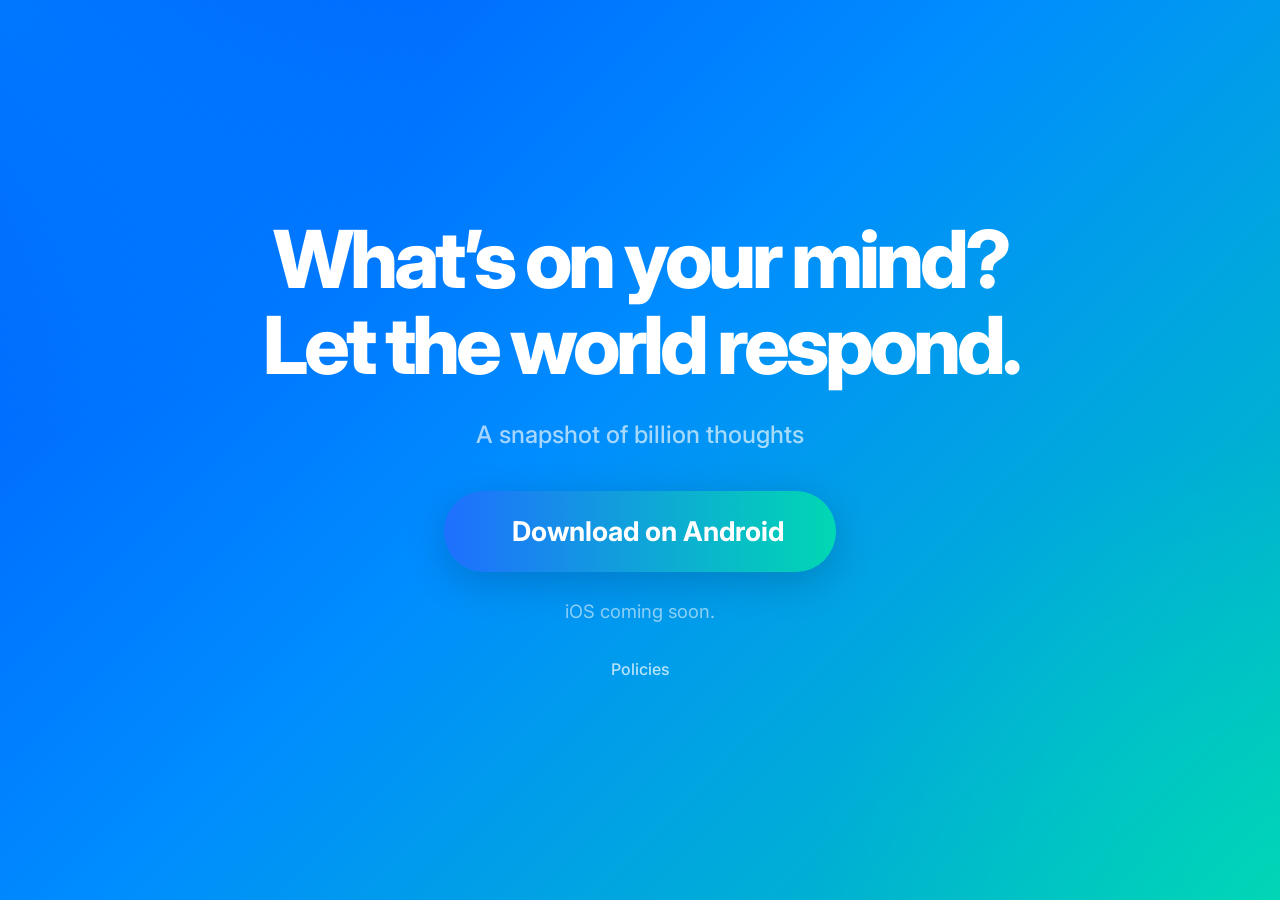
<file: index.html>
<!DOCTYPE html>
<html lang="en">
<head>
  <meta charset="UTF-8" />
  <meta name="viewport" content="width=device-width, initial-scale=1.0" />
  <title>Thoughts</title>

  <link rel="preconnect" href="https://fonts.googleapis.com">
  <link href="https://fonts.googleapis.com/css2?family=Inter:wght@400;500;600;700;800&display=swap" rel="stylesheet">

  <style>
 *{

    margin:0;

    padding:0;

    box-sizing:border-box;

  }
    *{
      margin:0;
      padding:0;
      box-sizing:border-box;
    }

    body{
      font-family:'Inter',sans-serif;
      min-height:100vh;
      display:flex;
      justify-content:center;
      align-items:center;
      overflow:hidden;

      background:
      radial-gradient(circle at top left,
      rgba(0,180,255,0.35),
      transparent 28%),

      radial-gradient(circle at bottom right,
      rgba(0,255,180,0.28),
      transparent 30%),

      linear-gradient(135deg,
      #0057ff 0%,
      #008cff 45%,
      #00c7b7 100%);
    }
body{

    font-family:'Inter',sans-serif;

  }

  /* your existing CSS */

  .footer-links{

    margin-top:37px;

  }

  .footer-links a{

    color:rgba(255,255,255,0.72);

    text-decoration:none;

    font-size:1rem;

    font-weight:500;

    transition:0.2s ease;

  }

  .footer-links a:hover{

    color:white;

    text-decoration:underline;

  }
    .hero{
      width:100%;
      max-width:1200px;
      padding:40px 24px;
      text-align:center;
    }

    h1{
      color:white;
      font-size:clamp(2.8rem,7vw,5rem);
      line-height:0.95;
      font-weight:800;
      letter-spacing:-4px;
    }

    h1 span{
      display:block;
      margin-top:10px;
    }

    p{
      margin-top:34px;
      color:rgba(255,255,255,0.65);
      font-size:1.5rem;
      line-height:1.5;
      font-weight:500;
    }

    .btn{
      margin-top:38px;
      display:inline-flex;
      align-items:center;
      justify-content:center;
      gap:16px;

      padding:24px 52px;

      border-radius:999px;

      text-decoration:none;
      color:white;

      font-size:1.7rem;
      font-weight:700;

      background:
      linear-gradient(90deg,
      #1f6fff,
      #00d8b3);

      box-shadow:
      0 10px 40px rgba(0,0,0,0.18);

      transition:0.25s ease;
    }

    .btn:hover{
      transform:translateY(-3px) scale(1.02);
    }

    .android{
      font-size:2rem;
    }

    .ios{
      margin-top:28px;
      font-size:1.15rem;
      color:rgba(255,255,255,0.55);
    }

    @media(max-width:768px){

      body{
        padding:20px;
      }

      h1{
        font-size:3rem;
        letter-spacing:-2px;
      }

      p{
        font-size:1.1rem;
        margin-top:24px;
      }

      .btn{
        margin-top:34px;
        width:100%;
        padding:22px 20px;
        font-size:1.3rem;
      }

    }

  </style>
</head>

<body>

  
  <section class="hero">

    <h1>
      What’s on your mind?
      <span>Let the world respond.</span>
    </h1>

    <p>
      A snapshot of billion thoughts
    </p>

    <a class="btn" href="https://github.com/KarthikSideProjects/thoughts/releases/download/V1.0/app-release.apk">

      <span class="android"></span>

      Download on Android

    </a>

    <div class="ios">
      iOS coming soon.
    </div>
    <div class="footer-links">
  <a href="policies.html">Policies</a>
</div>

  </section>

</body>
</html>
</file>
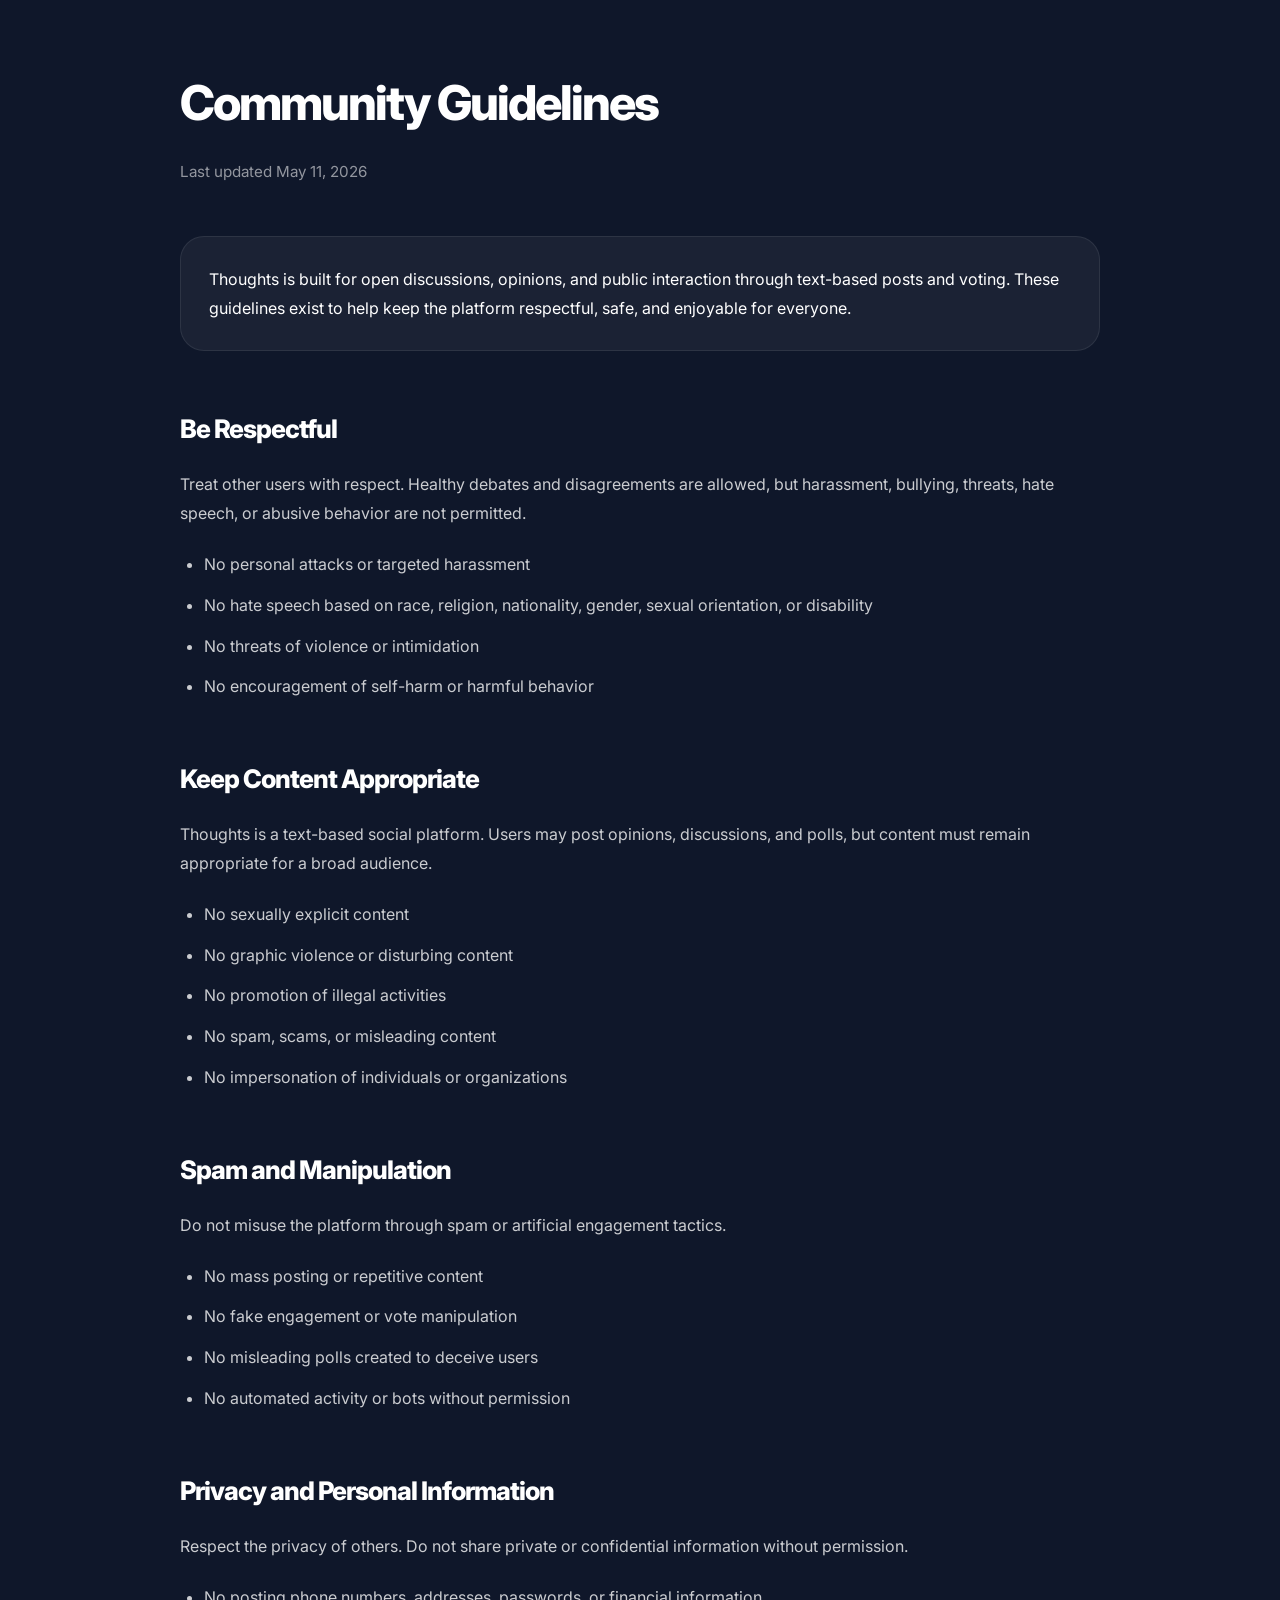
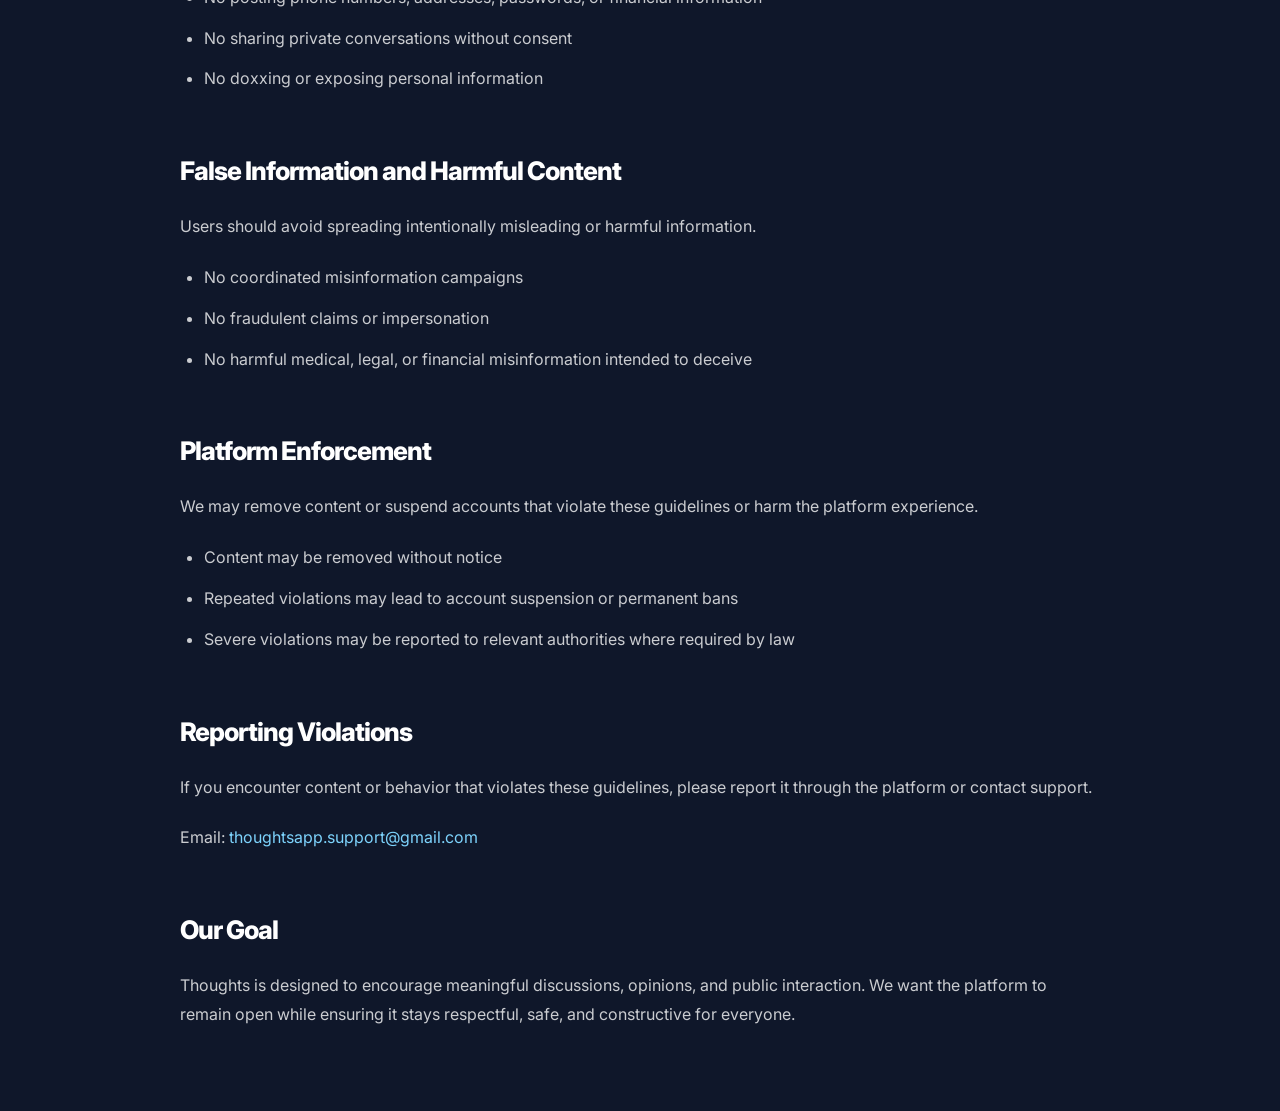
<file: community-guidelines.html>
<!DOCTYPE html>
<html lang="en">
<head>
  <meta charset="UTF-8" />
  <meta name="viewport" content="width=device-width, initial-scale=1.0"/>

  <title>Community Guidelines - Thoughts</title>

  <link rel="preconnect" href="https://fonts.googleapis.com">
  <link href="https://fonts.googleapis.com/css2?family=Inter:wght@400;500;600;700;800&display=swap" rel="stylesheet">

  <style>

    *{
      margin:0;
      padding:0;
      box-sizing:border-box;
    }

    body{
      font-family:'Inter',sans-serif;
      background:#0f172a;
      color:white;
      line-height:1.8;
      padding:60px 24px;
    }

    .container{
      max-width:920px;
      margin:auto;
    }

    h1{
      font-size:3rem;
      font-weight:800;
      letter-spacing:-2px;
      margin-bottom:12px;
    }

    .updated{
      color:rgba(255,255,255,0.55);
      margin-bottom:50px;
      font-size:0.95rem;
    }

    h2{
      margin-top:55px;
      margin-bottom:18px;
      font-size:1.6rem;
      font-weight:800;
      letter-spacing:-1px;
    }

    p{
      color:rgba(255,255,255,0.78);
      margin-bottom:22px;
      font-size:1rem;
    }

    ul{
      margin-left:24px;
      margin-bottom:30px;
      color:rgba(255,255,255,0.78);
    }

    li{
      margin-bottom:12px;
    }

    .highlight{
      background:rgba(255,255,255,0.05);
      border:1px solid rgba(255,255,255,0.08);
      border-radius:24px;
      padding:28px;
      margin-bottom:40px;
    }

    strong{
      color:white;
    }

    a{
      color:#7dd3fc;
      text-decoration:none;
    }

    a:hover{
      text-decoration:underline;
    }

    @media(max-width:768px){

      body{
        padding:40px 20px;
      }

      h1{
        font-size:2.3rem;
      }

      h2{
        font-size:1.35rem;
      }

    }

  </style>
</head>

<body>

  <div class="container">

    <h1>Community Guidelines</h1>

    <div class="updated">
      Last updated May 11, 2026
    </div>

    <div class="highlight">

      Thoughts is built for open discussions, opinions, and public interaction through text-based posts and voting. These guidelines exist to help keep the platform respectful, safe, and enjoyable for everyone.

    </div>

    <h2>Be Respectful</h2>

    <p>
      Treat other users with respect. Healthy debates and disagreements are allowed, but harassment, bullying, threats, hate speech, or abusive behavior are not permitted.
    </p>

    <ul>
      <li>No personal attacks or targeted harassment</li>
      <li>No hate speech based on race, religion, nationality, gender, sexual orientation, or disability</li>
      <li>No threats of violence or intimidation</li>
      <li>No encouragement of self-harm or harmful behavior</li>
    </ul>

    <h2>Keep Content Appropriate</h2>

    <p>
      Thoughts is a text-based social platform. Users may post opinions, discussions, and polls, but content must remain appropriate for a broad audience.
    </p>

    <ul>
      <li>No sexually explicit content</li>
      <li>No graphic violence or disturbing content</li>
      <li>No promotion of illegal activities</li>
      <li>No spam, scams, or misleading content</li>
      <li>No impersonation of individuals or organizations</li>
    </ul>

    <h2>Spam and Manipulation</h2>

    <p>
      Do not misuse the platform through spam or artificial engagement tactics.
    </p>

    <ul>
      <li>No mass posting or repetitive content</li>
      <li>No fake engagement or vote manipulation</li>
      <li>No misleading polls created to deceive users</li>
      <li>No automated activity or bots without permission</li>
    </ul>

    <h2>Privacy and Personal Information</h2>

    <p>
      Respect the privacy of others. Do not share private or confidential information without permission.
    </p>

    <ul>
      <li>No posting phone numbers, addresses, passwords, or financial information</li>
      <li>No sharing private conversations without consent</li>
      <li>No doxxing or exposing personal information</li>
    </ul>

    <h2>False Information and Harmful Content</h2>

    <p>
      Users should avoid spreading intentionally misleading or harmful information.
    </p>

    <ul>
      <li>No coordinated misinformation campaigns</li>
      <li>No fraudulent claims or impersonation</li>
      <li>No harmful medical, legal, or financial misinformation intended to deceive</li>
    </ul>

    <h2>Platform Enforcement</h2>

    <p>
      We may remove content or suspend accounts that violate these guidelines or harm the platform experience.
    </p>

    <ul>
      <li>Content may be removed without notice</li>
      <li>Repeated violations may lead to account suspension or permanent bans</li>
      <li>Severe violations may be reported to relevant authorities where required by law</li>
    </ul>

    <h2>Reporting Violations</h2>

    <p>
      If you encounter content or behavior that violates these guidelines, please report it through the platform or contact support.
    </p>

    <p>
      Email:
      <a href="mailto:thoughtsapp.support@gmail.com">
        thoughtsapp.support@gmail.com
      </a>
    </p>

    <h2>Our Goal</h2>

    <p>
      Thoughts is designed to encourage meaningful discussions, opinions, and public interaction. We want the platform to remain open while ensuring it stays respectful, safe, and constructive for everyone.
    </p>

  </div>

</body>
</html>
</file>
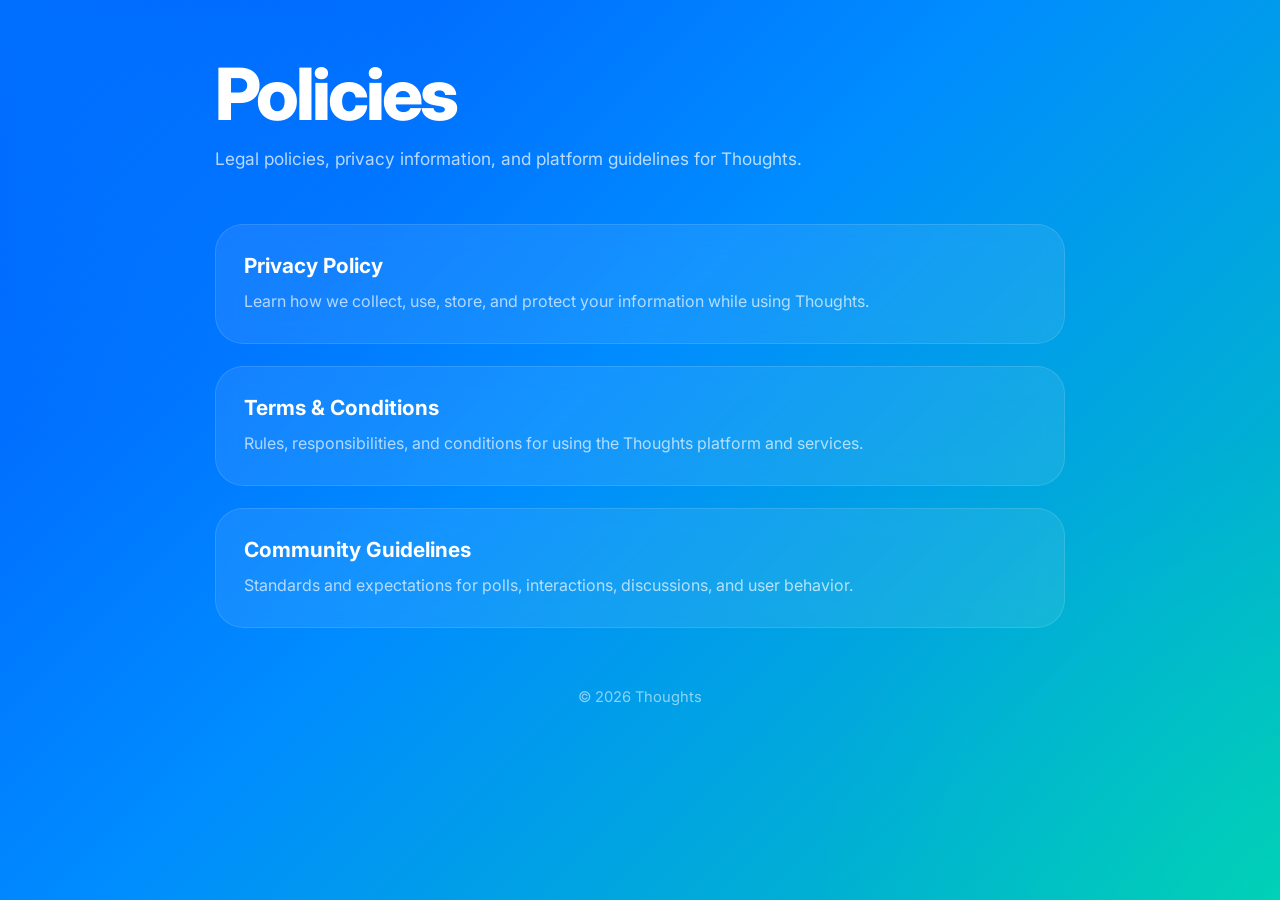
<file: policies.html>
<!DOCTYPE html>
<html lang="en">
<head>
  <meta charset="UTF-8" />
  <meta name="viewport" content="width=device-width, initial-scale=1.0"/>

  <title>Policies - Thoughts</title>

  <link rel="preconnect" href="https://fonts.googleapis.com">
  <link href="https://fonts.googleapis.com/css2?family=Inter:wght@400;500;600;700;800&display=swap" rel="stylesheet">

  <style>

    *{
      margin:0;
      padding:0;
      box-sizing:border-box;
    }

    body{
      font-family:'Inter',sans-serif;
      min-height:100vh;
      background:
      radial-gradient(circle at top left,
      rgba(0,180,255,0.25),
      transparent 28%),

      radial-gradient(circle at bottom right,
      rgba(0,255,180,0.18),
      transparent 30%),

      linear-gradient(135deg,
      #0057ff 0%,
      #008cff 45%,
      #00c7b7 100%);

      padding:60px 24px;
      color:white;
    }

    .container{
      max-width:850px;
      margin:auto;
    }

    h1{
      font-size:clamp(2.6rem,7vw,4.5rem);
      font-weight:800;
      letter-spacing:-3px;
      margin-bottom:16px;
      line-height:0.95;
    }

    .subtitle{
      color:rgba(255,255,255,0.72);
      font-size:1.08rem;
      line-height:1.7;
      max-width:650px;
      margin-bottom:50px;
    }

    .policy-list{
      display:flex;
      flex-direction:column;
      gap:22px;
    }

    .policy-card{
      display:block;
      text-decoration:none;
      color:white;

      background:
      rgba(255,255,255,0.08);

      border:
      1px solid rgba(255,255,255,0.12);

      backdrop-filter:blur(12px);

      padding:28px;

      border-radius:28px;

      transition:0.25s ease;
    }

    .policy-card:hover{
      transform:translateY(-3px);
      background:rgba(255,255,255,0.12);
    }

    .policy-title{
      font-size:1.3rem;
      font-weight:700;
      margin-bottom:10px;
    }

    .policy-desc{
      color:rgba(255,255,255,0.68);
      line-height:1.7;
      font-size:1rem;
    }

    .footer{
      margin-top:60px;
      text-align:center;
      color:rgba(255,255,255,0.55);
      font-size:0.92rem;
    }

    .footer a{
      color:white;
      text-decoration:none;
    }

    .footer a:hover{
      text-decoration:underline;
    }

    @media(max-width:768px){

      body{
        padding:40px 20px;
      }

      h1{
        letter-spacing:-2px;
      }

      .policy-card{
        padding:24px;
        border-radius:24px;
      }

      .policy-title{
        font-size:1.15rem;
      }

      .subtitle{
        font-size:1rem;
      }

    }

  </style>
</head>

<body>

  <div class="container">

    <h1>
      Policies
    </h1>

    <div class="subtitle">
      Legal policies, privacy information, and platform guidelines for Thoughts.
    </div>

    <div class="policy-list">

      <a class="policy-card" href="privacy-policy.pdf">

        <div class="policy-title">
          Privacy Policy
        </div>

        <div class="policy-desc">
          Learn how we collect, use, store, and protect your information while using Thoughts.
        </div>

      </a>

      <a class="policy-card" href="terms.pdf">

        <div class="policy-title">
          Terms & Conditions
        </div>

        <div class="policy-desc">
          Rules, responsibilities, and conditions for using the Thoughts platform and services.
        </div>

      </a>

      <a class="policy-card" href="community-guidelines.html">

        <div class="policy-title">
          Community Guidelines
        </div>

        <div class="policy-desc">
          Standards and expectations for polls, interactions, discussions, and user behavior.
        </div>

      </a>

    </div>

    <div class="footer">
      © 2026 Thoughts
    </div>

  </div>

</body>
</html>
</file>
